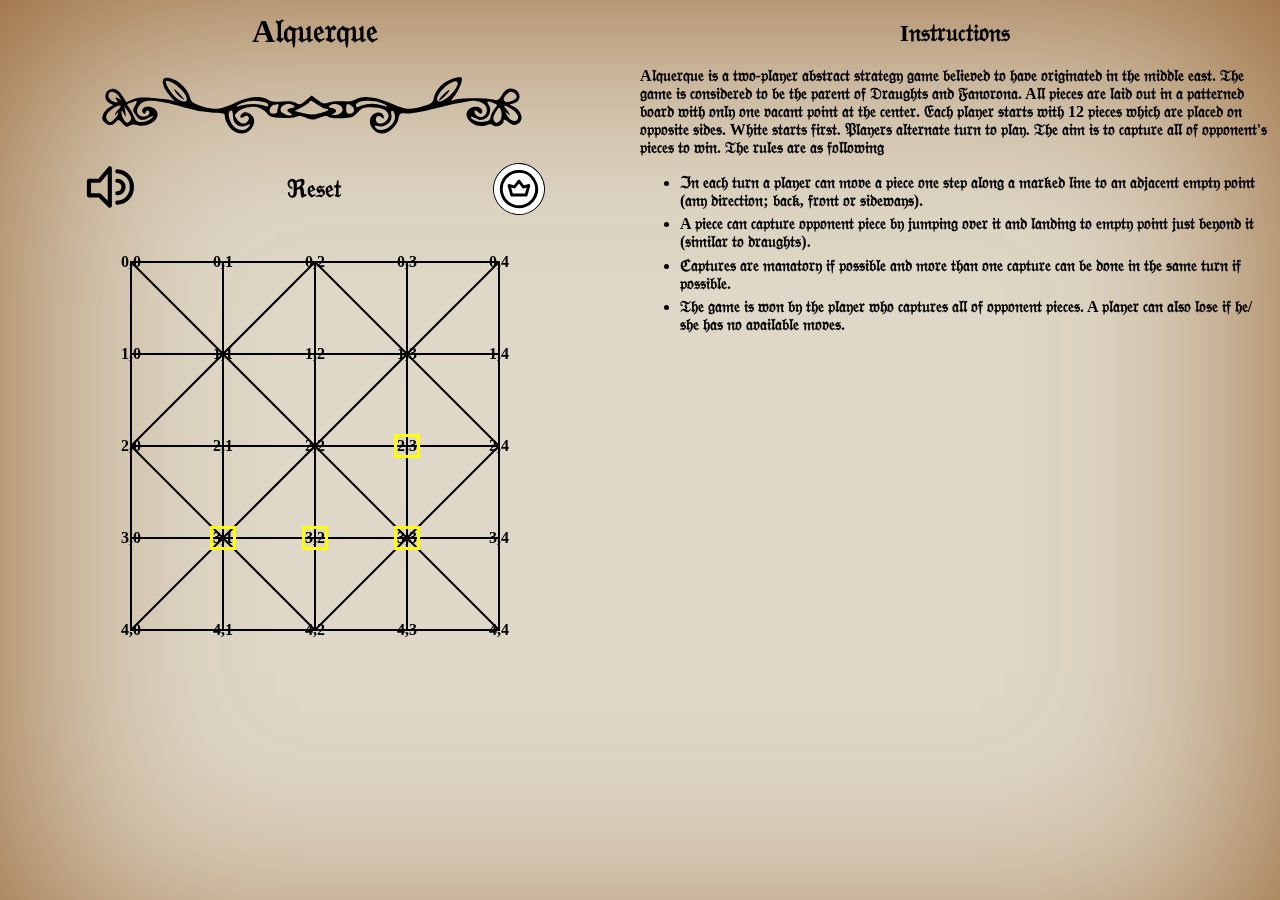
<file: index.html>
<!DOCTYPE html>
<html>

<head>
  <meta charset="UTF-8">
  <meta name="viewport" content="width=device-width, initial-scale=1.0">
  <title>Alquerque</title>
  <link rel="stylesheet" href="./game.css">
</head>

<body align="center">
  <div class="background"></div>
  <div class="page">
    <div class="game">
      <h1 align="center" style="margin:13px 0px">A𝔩𝔮𝔲𝔢𝔯𝔮𝔲𝔢</h1>
      <canvas id="celebrationCanvas"></canvas>
      <div class="seperator">
        <img src="./images/border.svg" alt="Border">
      </div>
      <div id="gameOptionsModal" class="options-screen">
        <div class="options-screen-content">
          <div class="options-screen-body">
            <h2 style="margin-top:1px">G𝔞𝔪𝔢 O𝔭𝔱𝔦𝔬𝔫𝔰</h2>
            <div class="player-options">
              <label class="player-option">
                <input type="radio" name="playerMode" value="single" checked>
                <span class="single-player-icon">
                  <img src="./images/white-knight.svg" alt="White Knight">
                </span>
                S𝔦𝔫𝔤𝔩𝔢 P𝔩𝔞𝔶𝔢𝔯
              </label>
              <label class="player-option">
                <input type="radio" name="playerMode" value="multi">
                <span class=" multi-player-icon">
                  <img src="./images/white-knight.svg" style="filter:invert(1)" alt="Black Knight">
                  <img src="./images/white-knight.svg" alt="White Knight">
                </span>
                M𝔲𝔩𝔱𝔦 P𝔩𝔞𝔶𝔢𝔯
              </label>
            </div>
            <div class="piece-options">
              <label class="piece-option">
                <input type="radio" name="playerColor" value="black">
                <span class="bpi"></span>
                B𝔩𝔞𝔠𝔨 P𝔦𝔢𝔠𝔢
              </label>
              <label class="piece-option">
                <input type="radio" name="playerColor" value="white" checked>
                <span class="wpi"></span>
                W𝔥𝔦𝔱𝔢 P𝔦𝔢𝔠𝔢
              </label>
            </div>
            <br />
            <div class="startGameBtn">
              <img src="./images/battle.svg" alt="Battle" class="battle">
              <div>S𝔱𝔞𝔯𝔱 G𝔞𝔪𝔢</div>
            </div>
          </div>
        </div>
      </div>
      <div class="board-container" hidden align="center">
        <div class="board-top">
          <div class="sound">
            <svg width="800px" height="800px" viewBox="0 0 24 24" xmlns="http://www.w3.org/2000/svg">
              <g id="volume-up">
                <polygon fill="none" points="2.9 9 6.9 9 11.9 3 11.9 21 6.9 16 1.9 16 1.9 9 2.9 9" stroke="#000000"
                  stroke-linecap="round" stroke-linejoin="round" stroke-width="2" />
                <path class="volbars" d="M15.5,19.5a7.3,7.3,0,0,0,7-7.5,7.3,7.3,0,0,0-7-7.5 M15.5,15a3,3,0,0,0,0-6"
                  fill="none" stroke="#000000" stroke-linecap="round" stroke-linejoin="round" stroke-width="2" />
                <path class="cross" d="M15 8 L20 17Z M20 8 L15 17 Z" fill="none" stroke="#000000" stroke-linecap="round"
                  stroke-linejoin="round" stroke-width="2" />
              </g>
            </svg>
          </div>
          <div class="reset">ℜ𝔢𝔰𝔢𝔱</div>
          <div class="player-turn white-piece"></div>
        </div>
        <div class="board-container">
          <svg class="board-design">
            <!--<rect x="36" y="36" width="216" height="216" stroke="black" fill="transparent"/>-->
          </svg>
          <table id="table">
          </table>
        </div>
      </div>
    </div>
    <div class="instructions">
      <h2 align="center">I𝔫𝔰𝔱𝔯𝔲𝔠𝔱𝔦𝔬𝔫𝔰</h2>
      A𝔩𝔮𝔲𝔢𝔯𝔮𝔲𝔢 𝔦𝔰 𝔞 𝔱𝔴𝔬-𝔭𝔩𝔞𝔶𝔢𝔯 𝔞𝔟𝔰𝔱𝔯𝔞𝔠𝔱 𝔰𝔱𝔯𝔞𝔱𝔢𝔤𝔶 𝔤𝔞𝔪𝔢 𝔟𝔢𝔩𝔦𝔢𝔳𝔢𝔡 𝔱𝔬
      𝔥𝔞𝔳𝔢 𝔬𝔯𝔦𝔤𝔦𝔫𝔞𝔱𝔢𝔡 𝔦𝔫 𝔱𝔥𝔢 𝔪𝔦𝔡𝔡𝔩𝔢 𝔢𝔞𝔰𝔱. 𝔗𝔥𝔢 𝔤𝔞𝔪𝔢 𝔦𝔰 𝔠𝔬𝔫𝔰𝔦𝔡𝔢𝔯𝔢𝔡 𝔱𝔬
      𝔟𝔢 𝔱𝔥𝔢 𝔭𝔞𝔯𝔢𝔫𝔱 𝔬𝔣 𝔇𝔯𝔞𝔲𝔤𝔥𝔱𝔰 𝔞𝔫𝔡 𝔉𝔞𝔫𝔬𝔯𝔬𝔫𝔞. A𝔩𝔩 𝔭𝔦𝔢𝔠𝔢𝔰 𝔞𝔯𝔢 𝔩𝔞𝔦𝔡 𝔬𝔲𝔱
      𝔦𝔫 𝔞 𝔭𝔞𝔱𝔱𝔢𝔯𝔫𝔢𝔡 𝔟𝔬𝔞𝔯𝔡 𝔴𝔦𝔱𝔥 𝔬𝔫𝔩𝔶 𝔬𝔫𝔢 𝔳𝔞𝔠𝔞𝔫𝔱 𝔭𝔬𝔦𝔫𝔱 𝔞𝔱 𝔱𝔥𝔢 𝔠𝔢𝔫𝔱𝔢𝔯.
      𝔈𝔞𝔠𝔥 𝔭𝔩𝔞𝔶𝔢𝔯 𝔰𝔱𝔞𝔯𝔱𝔰 𝔴𝔦𝔱𝔥 12 𝔭𝔦𝔢𝔠𝔢𝔰 𝔴𝔥𝔦𝔠𝔥 𝔞𝔯𝔢 𝔭𝔩𝔞𝔠𝔢𝔡 𝔬𝔫 𝔬𝔭𝔭𝔬𝔰𝔦𝔱𝔢
      𝔰𝔦𝔡𝔢𝔰. W𝔥𝔦𝔱𝔢 𝔰𝔱𝔞𝔯𝔱𝔰 𝔣𝔦𝔯𝔰𝔱. 𝔓𝔩𝔞𝔶𝔢𝔯𝔰 𝔞𝔩𝔱𝔢𝔯𝔫𝔞𝔱𝔢 𝔱𝔲𝔯𝔫 𝔱𝔬 𝔭𝔩𝔞𝔶. 𝔗𝔥𝔢
      𝔞𝔦𝔪 𝔦𝔰 𝔱𝔬 𝔠𝔞𝔭𝔱𝔲𝔯𝔢 𝔞𝔩𝔩 𝔬𝔣 𝔬𝔭𝔭𝔬𝔫𝔢𝔫𝔱'𝔰 𝔭𝔦𝔢𝔠𝔢𝔰 𝔱𝔬 𝔴𝔦𝔫. 𝔗𝔥𝔢 𝔯𝔲𝔩𝔢𝔰 𝔞𝔯𝔢
      𝔞𝔰 𝔣𝔬𝔩𝔩𝔬𝔴𝔦𝔫𝔤
      <ul>
        <li>ℑ𝔫 𝔢𝔞𝔠𝔥 𝔱𝔲𝔯𝔫 𝔞 𝔭𝔩𝔞𝔶𝔢𝔯 𝔠𝔞𝔫 𝔪𝔬𝔳𝔢 𝔞 𝔭𝔦𝔢𝔠𝔢 𝔬𝔫𝔢 𝔰𝔱𝔢𝔭 𝔞𝔩𝔬𝔫𝔤 𝔞 𝔪𝔞𝔯𝔨𝔢𝔡 𝔩𝔦𝔫𝔢 𝔱𝔬 𝔞𝔫 𝔞𝔡𝔧𝔞𝔠𝔢𝔫𝔱 𝔢𝔪𝔭𝔱𝔶 𝔭𝔬𝔦𝔫𝔱 (𝔞𝔫𝔶           𝔡𝔦𝔯𝔢𝔠𝔱𝔦𝔬𝔫;           𝔟𝔞𝔠𝔨, 𝔣𝔯𝔬𝔫𝔱 𝔬𝔯 𝔰𝔦𝔡𝔢𝔴𝔞𝔶𝔰).</li>
        <li>
          A 𝔭𝔦𝔢𝔠𝔢 𝔠𝔞𝔫 𝔠𝔞𝔭𝔱𝔲𝔯𝔢 𝔬𝔭𝔭𝔬𝔫𝔢𝔫𝔱 𝔭𝔦𝔢𝔠𝔢 𝔟𝔶 𝔧𝔲𝔪𝔭𝔦𝔫𝔤 𝔬𝔳𝔢𝔯 𝔦𝔱 𝔞𝔫𝔡 𝔩𝔞𝔫𝔡𝔦𝔫𝔤 𝔱𝔬 𝔢𝔪𝔭𝔱𝔶 𝔭𝔬𝔦𝔫𝔱 𝔧𝔲𝔰𝔱 𝔟𝔢𝔶𝔬𝔫𝔡 𝔦𝔱 (𝔰𝔦𝔪𝔦𝔩𝔞𝔯 𝔱𝔬           𝔡𝔯𝔞𝔲𝔤𝔥𝔱𝔰).
        </li>
        <li>
          ℭ𝔞𝔭𝔱𝔲𝔯𝔢𝔰 𝔞𝔯𝔢 𝔪𝔞𝔫𝔞𝔱𝔬𝔯𝔶 𝔦𝔣 𝔭𝔬𝔰𝔰𝔦𝔟𝔩𝔢 𝔞𝔫𝔡 𝔪𝔬𝔯𝔢 𝔱𝔥𝔞𝔫 𝔬𝔫𝔢 𝔠𝔞𝔭𝔱𝔲𝔯𝔢 𝔠𝔞𝔫 𝔟𝔢 𝔡𝔬𝔫𝔢 𝔦𝔫 𝔱𝔥𝔢 𝔰𝔞𝔪𝔢 𝔱𝔲𝔯𝔫 𝔦𝔣 𝔭𝔬𝔰𝔰𝔦𝔟𝔩𝔢.
        </li>
        <li>
          𝔗𝔥𝔢 𝔤𝔞𝔪𝔢 𝔦𝔰 𝔴𝔬𝔫 𝔟𝔶 𝔱𝔥𝔢 𝔭𝔩𝔞𝔶𝔢𝔯 𝔴𝔥𝔬 𝔠𝔞𝔭𝔱𝔲𝔯𝔢𝔰 𝔞𝔩𝔩 𝔬𝔣 𝔬𝔭𝔭𝔬𝔫𝔢𝔫𝔱 𝔭𝔦𝔢𝔠𝔢𝔰. A 𝔭𝔩𝔞𝔶𝔢𝔯 𝔠𝔞𝔫 𝔞𝔩𝔰𝔬 𝔩𝔬𝔰𝔢 𝔦𝔣 𝔥𝔢/𝔰𝔥𝔢 𝔥𝔞𝔰 𝔫𝔬           𝔞𝔳𝔞𝔦𝔩𝔞𝔟𝔩𝔢 𝔪𝔬𝔳𝔢𝔰.
        </li>
      </ul>
    </div>
    <div class="replay" hidden>
      <svg xmlns="http://www.w3.org/2000/svg" viewBox="0 0 32 32"><path d="m31 25.5-4.2-4.2h-4.4l-1-1a7 7 0 0 0 .1-8.6L26 7.2C26.6 8 27 9 27.6 10c1.5-3.1 2.7-6.2 3.4-9.2-3 .8-6.1 2-9.2 3.4 1.1.5 2 1 2.9 1.8l-4.5 4.4a7 7 0 0 0-8.6 0L7.2 6C8 5.3 9 4.7 10.1 4.2A53 53 0 0 0 .9.8c.7 3 2 6.1 3.4 9.2.4-1 1-2 1.6-2.7l4.5 4.5a7 7 0 0 0 0 8.4l-1 1.1H5L1 25.5H5l-.6.7 1.3 1.3.6-.6V31l4.2-4.3v-4.2l1.2-1.2a7 7 0 0 0 8.2.1l1.3 1.3v4l4.2 4.3v-4l1.3 1.2L28 27l-1.4-1.5H31zM20 16c0 .8-.2 1.6-.6 2.3L17.2 16l2.3-2.3c.4.7.6 1.4.6 2.2zm-4-4.2c.8 0 1.6.3 2.2.7L16 14.7l-2.2-2.3c.6-.4 1.4-.7 2.3-.7zM11.7 16c0-.8.2-1.5.6-2.1l2.2 2.3-2 2c-.5-.6-.8-1.4-.8-2.2zM16 20c-.7 0-1.5-.2-2-.6l2-2 2.1 2c-.6.4-1.3.6-2 .6z"/></svg>
      ℜ𝔢𝔭𝔩𝔞𝔶
    </div>
  </div>
  <script src="./game.js"></script>
</body>

</html>
</file>
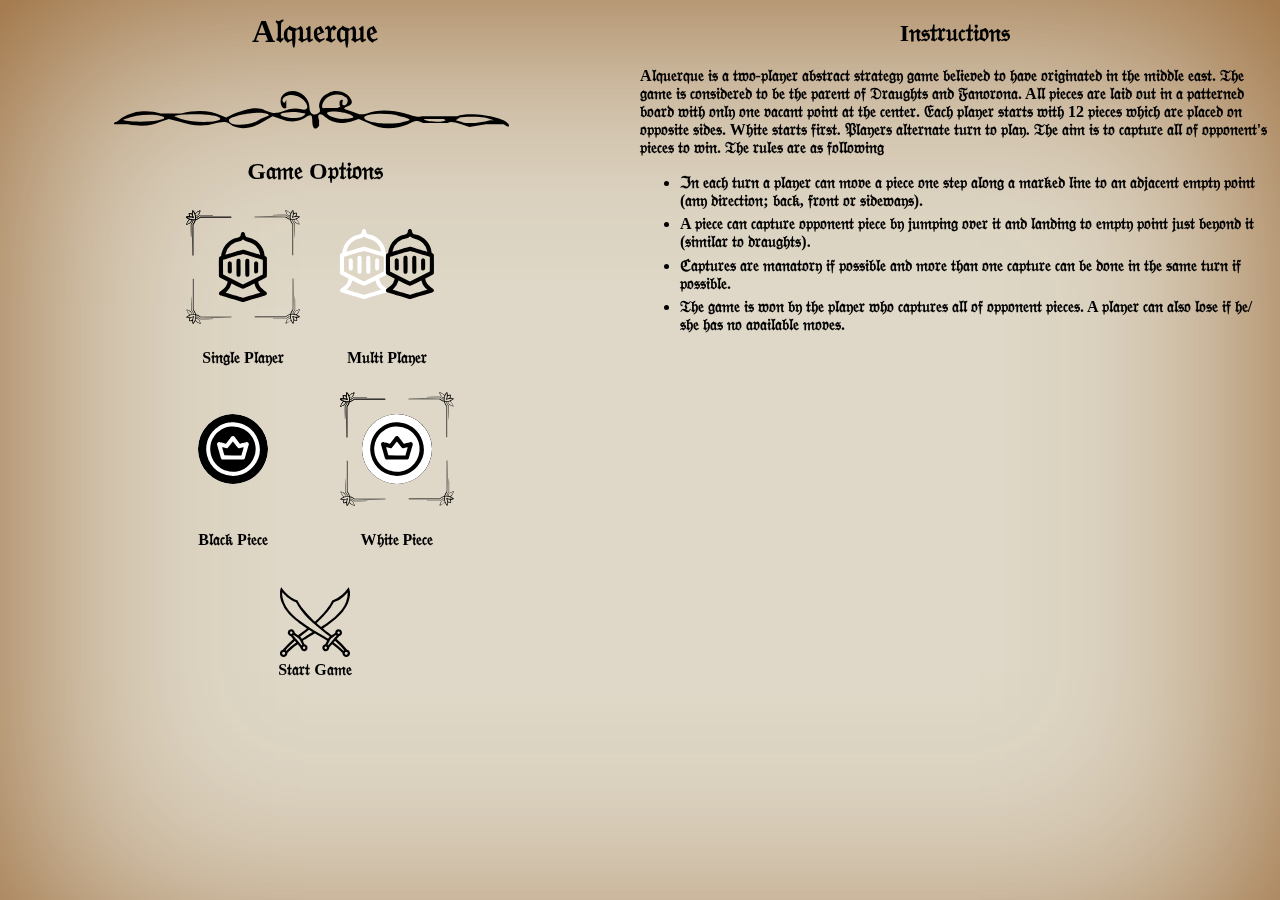
<file: compressed_alquerque/index.html>
<!DOCTYPE html>
<html>
<head>
<meta charset=UTF-8>
<meta name=viewport content="width=device-width, initial-scale=1.0">
<title>Alquerque</title>
<style>.black-piece,.pio:first-child span img{background-color:#fff}.black-piece,.cell,.white-piece{text-align:center}:root{--piece-size-mobile:35px;--piece-size-desktop:50px;--height-mobile:65px;--height-desktop:90px;--width-mobile:65px;--width-desktop:90px;--o-size-mobile:2px;--o-size-desktop:3px}@media screen and (max-width:767px){:root{--piece-size:var(--piece-size-mobile);--height:var(--height-mobile);--width:var(--width-mobile);--o-size:var(--o-size-mobile)}}.battle,.pio span img,.po span img{height:70px;width:70px}@media screen and (min-width:768px){:root{--piece-size:var(--piece-size-desktop);--height:var(--height-desktop);--width:var(--width-desktop);--o-size:var(--o-size-desktop)}.game-board{max-width:600px}}body{font-weight:bolder;margin:0}.sp img{height:90px;max-width:100%}.pos{display:flex;justify-content:space-between}.pis,.pos{display:flex;justify-content:center;align-items:center;margin:20px 0}.pio,.po{display:flex;flex-direction:column;align-items:center;margin:0 10px;cursor:pointer}.pio input[type=radio],.po input[type=radio]{display:none}.pio span,.po span{width:70px;height:70px;margin-bottom:20px;border:2px solid transparent;padding:25px}.pio:nth-child(2) span img{background-color:#000}.pio span img{opacity:.8;border-radius:50%}.pio{margin:0 20px}.po:nth-child(2) span{display:flex;justify-content:space-between;position:relative;align-items:center}.po:nth-child(2) span img{position:absolute;top:18%;left:2%;right:0}.po span img:nth-child(2){position:absolute;top:18%;left:40%;right:0}.pio input[type=radio]:checked+span,.po input[type=radio]:checked+span{background-image:url("./images/bs.svg");background-size:contain;background-repeat:no-repeat}.black-piece,.bot svg,.lg-piece,.white-piece{height:var(--piece-size);width:var(--piece-size)}table{border:0 solid red;z-index:1}td{background-color:transparent}table#table{border-collapse:collapse}.boc{position:relative;z-index:10}.board-design{position:absolute;top:50%;left:50%;transform:translate(-50%,-50%);pointer-events:none;z-index:-4}.black-piece{border-radius:50%;color:#fff}.white-piece{border:1px solid #000;border-radius:50%;background-color:#000}.lg-piece{background-color:green;border-radius:50%;opacity:.5}.green-border{outline:green solid 3px}.yellow-border{outline:var(--o-size) solid yellow}.cell{height:var(--height);width:var(--width);font-weight:700;display:inline-flex;justify-content:center;align-items:center}.bar{width:100px;height:5px;background-color:#333;margin:10px auto;border-radius:20px}canvas{position:absolute;top:0;left:0;z-index:-20;width:100vw;height:94vh}.background{position:fixed;display:flex;width:95%;top:0;left:50%;transform:translate(-50%,0);padding:2.5em;box-shadow:2px 3px 20px #000,0 0 525px #8f5922 inset;background:#dfd8c8;z-index:-100;height:100%}.ins{margin:0 10px;text-align:start}ul li{margin-bottom:5px}@media(min-width:768px){.page{display:flex;justify-content:space-between}.game,.ins{width:50%}}@media(max-width:768px){.page{display:flex;flex-direction:column}}.bot{display:flex;justify-content:space-between;align-items:center;text-align:left}.replay{position:absolute;font-size:1.2em}.reset{font-size:1.5em;cursor:pointer}</style>
</head>
<body align=center>
<div class=background></div>
<div class=page>
<div class=game>
<h1 align=center style="margin:13px 0">A𝔩𝔮𝔲𝔢𝔯𝔮𝔲𝔢</h1>
<canvas id=cc></canvas>
<div class=sp>
<img src=./images/bo.svg alt=Border>
</div>
<div class=opc>
<div>
<div>
<h2 style=margin-top:1px>G𝔞𝔪𝔢 O𝔭𝔱𝔦𝔬𝔫𝔰</h2>
<div class=pos>
<label class=po>
<input type=radio name=playerMode value=single checked>
<span>
<img src=./images/wk.svg alt="White Knight">
</span>
S𝔦𝔫𝔤𝔩𝔢 P𝔩𝔞𝔶𝔢𝔯
</label>
<label class=po>
<input type=radio name=playerMode value=multi>
<span>
<img src=./images/wk.svg style=filter:invert(1) alt="BK">
<img src=./images/wk.svg alt="WK">
</span>
M𝔲𝔩𝔱𝔦 P𝔩𝔞𝔶𝔢𝔯
</label>
</div>
<div class=pis>
<label class=pio>
<input type=radio name=playerColor value=black>
<span class=bpi></span>
B𝔩𝔞𝔠𝔨 P𝔦𝔢𝔠𝔢
</label>
<label class=pio>
<input type=radio name=playerColor value=white checked>
<span class=wpi></span>
W𝔥𝔦𝔱𝔢 P𝔦𝔢𝔠𝔢
</label>
</div>
<br />
<div class=startGameBtn>
<img src=./images/b.svg alt=Battle class=battle>
<div>S𝔱𝔞𝔯𝔱 G𝔞𝔪𝔢</div>
</div>
</div>
</div>
</div>
<div class=boc hidden align=center>
<div class=bot>
<div class=sound>
<svg viewBox="0 0 24 24" xmlns=http://www.w3.org/2000/svg>
<polygon points="2.9 9 6.9 9 11.9 3 11.9 21 6.9 16 1.9 16 1.9 9 2.9 9" stroke=#000000 stroke-linecap=round stroke-linejoin=round stroke-width=2 />
<path class=vb d="M15.5,19.5a7.3,7.3,0,0,0,7-7.5,7.3,7.3,0,0,0-7-7.5 M15.5,15a3,3,0,0,0,0-6" fill=none stroke=#000000 stroke-linecap=round stroke-linejoin=round stroke-width=2 />
<path class=cross d="M15 8 L20 17Z M20 8 L15 17 Z" fill=none stroke=#000000 stroke-linecap=round stroke-linejoin=round stroke-width=2 />
</svg>
</div>
<div class=reset>ℜ𝔢𝔰𝔢𝔱</div>
<div class="player-turn white-piece"></div>
</div>
<div class=boc>
<svg class=board-design>
</svg>
<table id=table>
</table>
</div>
</div>
</div>
<div class=ins>
<h2 align=center>I𝔫𝔰𝔱𝔯𝔲𝔠𝔱𝔦𝔬𝔫𝔰</h2>
A𝔩𝔮𝔲𝔢𝔯𝔮𝔲𝔢 𝔦𝔰 𝔞 𝔱𝔴𝔬-𝔭𝔩𝔞𝔶𝔢𝔯 𝔞𝔟𝔰𝔱𝔯𝔞𝔠𝔱 𝔰𝔱𝔯𝔞𝔱𝔢𝔤𝔶 𝔤𝔞𝔪𝔢 𝔟𝔢𝔩𝔦𝔢𝔳𝔢𝔡 𝔱𝔬
𝔥𝔞𝔳𝔢 𝔬𝔯𝔦𝔤𝔦𝔫𝔞𝔱𝔢𝔡 𝔦𝔫 𝔱𝔥𝔢 𝔪𝔦𝔡𝔡𝔩𝔢 𝔢𝔞𝔰𝔱. 𝔗𝔥𝔢 𝔤𝔞𝔪𝔢 𝔦𝔰 𝔠𝔬𝔫𝔰𝔦𝔡𝔢𝔯𝔢𝔡 𝔱𝔬
𝔟𝔢 𝔱𝔥𝔢 𝔭𝔞𝔯𝔢𝔫𝔱 𝔬𝔣 𝔇𝔯𝔞𝔲𝔤𝔥𝔱𝔰 𝔞𝔫𝔡 𝔉𝔞𝔫𝔬𝔯𝔬𝔫𝔞. A𝔩𝔩 𝔭𝔦𝔢𝔠𝔢𝔰 𝔞𝔯𝔢 𝔩𝔞𝔦𝔡 𝔬𝔲𝔱
𝔦𝔫 𝔞 𝔭𝔞𝔱𝔱𝔢𝔯𝔫𝔢𝔡 𝔟𝔬𝔞𝔯𝔡 𝔴𝔦𝔱𝔥 𝔬𝔫𝔩𝔶 𝔬𝔫𝔢 𝔳𝔞𝔠𝔞𝔫𝔱 𝔭𝔬𝔦𝔫𝔱 𝔞𝔱 𝔱𝔥𝔢 𝔠𝔢𝔫𝔱𝔢𝔯.
𝔈𝔞𝔠𝔥 𝔭𝔩𝔞𝔶𝔢𝔯 𝔰𝔱𝔞𝔯𝔱𝔰 𝔴𝔦𝔱𝔥 12 𝔭𝔦𝔢𝔠𝔢𝔰 𝔴𝔥𝔦𝔠𝔥 𝔞𝔯𝔢 𝔭𝔩𝔞𝔠𝔢𝔡 𝔬𝔫 𝔬𝔭𝔭𝔬𝔰𝔦𝔱𝔢
𝔰𝔦𝔡𝔢𝔰. W𝔥𝔦𝔱𝔢 𝔰𝔱𝔞𝔯𝔱𝔰 𝔣𝔦𝔯𝔰𝔱. 𝔓𝔩𝔞𝔶𝔢𝔯𝔰 𝔞𝔩𝔱𝔢𝔯𝔫𝔞𝔱𝔢 𝔱𝔲𝔯𝔫 𝔱𝔬 𝔭𝔩𝔞𝔶. 𝔗𝔥𝔢
𝔞𝔦𝔪 𝔦𝔰 𝔱𝔬 𝔠𝔞𝔭𝔱𝔲𝔯𝔢 𝔞𝔩𝔩 𝔬𝔣 𝔬𝔭𝔭𝔬𝔫𝔢𝔫𝔱'𝔰 𝔭𝔦𝔢𝔠𝔢𝔰 𝔱𝔬 𝔴𝔦𝔫. 𝔗𝔥𝔢 𝔯𝔲𝔩𝔢𝔰 𝔞𝔯𝔢
𝔞𝔰 𝔣𝔬𝔩𝔩𝔬𝔴𝔦𝔫𝔤
<ul>
<li>ℑ𝔫 𝔢𝔞𝔠𝔥 𝔱𝔲𝔯𝔫 𝔞 𝔭𝔩𝔞𝔶𝔢𝔯 𝔠𝔞𝔫 𝔪𝔬𝔳𝔢 𝔞 𝔭𝔦𝔢𝔠𝔢 𝔬𝔫𝔢 𝔰𝔱𝔢𝔭 𝔞𝔩𝔬𝔫𝔤 𝔞 𝔪𝔞𝔯𝔨𝔢𝔡 𝔩𝔦𝔫𝔢 𝔱𝔬 𝔞𝔫 𝔞𝔡𝔧𝔞𝔠𝔢𝔫𝔱 𝔢𝔪𝔭𝔱𝔶 𝔭𝔬𝔦𝔫𝔱 (𝔞𝔫𝔶 𝔡𝔦𝔯𝔢𝔠𝔱𝔦𝔬𝔫; 𝔟𝔞𝔠𝔨, 𝔣𝔯𝔬𝔫𝔱 𝔬𝔯 𝔰𝔦𝔡𝔢𝔴𝔞𝔶𝔰).</li>
<li>
A 𝔭𝔦𝔢𝔠𝔢 𝔠𝔞𝔫 𝔠𝔞𝔭𝔱𝔲𝔯𝔢 𝔬𝔭𝔭𝔬𝔫𝔢𝔫𝔱 𝔭𝔦𝔢𝔠𝔢 𝔟𝔶 𝔧𝔲𝔪𝔭𝔦𝔫𝔤 𝔬𝔳𝔢𝔯 𝔦𝔱 𝔞𝔫𝔡 𝔩𝔞𝔫𝔡𝔦𝔫𝔤 𝔱𝔬 𝔢𝔪𝔭𝔱𝔶 𝔭𝔬𝔦𝔫𝔱 𝔧𝔲𝔰𝔱 𝔟𝔢𝔶𝔬𝔫𝔡 𝔦𝔱 (𝔰𝔦𝔪𝔦𝔩𝔞𝔯 𝔱𝔬 𝔡𝔯𝔞𝔲𝔤𝔥𝔱𝔰).
</li>
<li>
ℭ𝔞𝔭𝔱𝔲𝔯𝔢𝔰 𝔞𝔯𝔢 𝔪𝔞𝔫𝔞𝔱𝔬𝔯𝔶 𝔦𝔣 𝔭𝔬𝔰𝔰𝔦𝔟𝔩𝔢 𝔞𝔫𝔡 𝔪𝔬𝔯𝔢 𝔱𝔥𝔞𝔫 𝔬𝔫𝔢 𝔠𝔞𝔭𝔱𝔲𝔯𝔢 𝔠𝔞𝔫 𝔟𝔢 𝔡𝔬𝔫𝔢 𝔦𝔫 𝔱𝔥𝔢 𝔰𝔞𝔪𝔢 𝔱𝔲𝔯𝔫 𝔦𝔣 𝔭𝔬𝔰𝔰𝔦𝔟𝔩𝔢.
</li>
<li>
𝔗𝔥𝔢 𝔤𝔞𝔪𝔢 𝔦𝔰 𝔴𝔬𝔫 𝔟𝔶 𝔱𝔥𝔢 𝔭𝔩𝔞𝔶𝔢𝔯 𝔴𝔥𝔬 𝔠𝔞𝔭𝔱𝔲𝔯𝔢𝔰 𝔞𝔩𝔩 𝔬𝔣 𝔬𝔭𝔭𝔬𝔫𝔢𝔫𝔱 𝔭𝔦𝔢𝔠𝔢𝔰. A 𝔭𝔩𝔞𝔶𝔢𝔯 𝔠𝔞𝔫 𝔞𝔩𝔰𝔬 𝔩𝔬𝔰𝔢 𝔦𝔣 𝔥𝔢/𝔰𝔥𝔢 𝔥𝔞𝔰 𝔫𝔬 𝔞𝔳𝔞𝔦𝔩𝔞𝔟𝔩𝔢 𝔪𝔬𝔳𝔢𝔰.
</li>
</ul>
</div>
<div class=replay hidden>
<svg xmlns=http://www.w3.org/2000/svg viewBox="0 0 32 32"><path d="m31 25.5-4.2-4.2h-4.4l-1-1a7 7 0 0 0 .1-8.6L26 7.2C26.6 8 27 9 27.6 10c1.5-3.1 2.7-6.2 3.4-9.2-3 .8-6.1 2-9.2 3.4 1.1.5 2 1 2.9 1.8l-4.5 4.4a7 7 0 0 0-8.6 0L7.2 6C8 5.3 9 4.7 10.1 4.2A53 53 0 0 0 .9.8c.7 3 2 6.1 3.4 9.2.4-1 1-2 1.6-2.7l4.5 4.5a7 7 0 0 0 0 8.4l-1 1.1H5L1 25.5H5l-.6.7 1.3 1.3.6-.6V31l4.2-4.3v-4.2l1.2-1.2a7 7 0 0 0 8.2.1l1.3 1.3v4l4.2 4.3v-4l1.3 1.2L28 27l-1.4-1.5H31zM20 16c0 .8-.2 1.6-.6 2.3L17.2 16l2.3-2.3c.4.7.6 1.4.6 2.2zm-4-4.2c.8 0 1.6.3 2.2.7L16 14.7l-2.2-2.3c.6-.4 1.4-.7 2.3-.7zM11.7 16c0-.8.2-1.5.6-2.1l2.2 2.3-2 2c-.5-.6-.8-1.4-.8-2.2zM16 20c-.7 0-1.5-.2-2-.6l2-2 2.1 2c-.6.4-1.3.6-2 .6z"/></svg>
ℜ𝔢𝔭𝔩𝔞𝔶
</div>
</div>
<script>let e,t,l;t=.3,e=(e=1,n=.05,i=220,s=0,c=0,a=.1,h=0,o=1,r=0,d=0,p=0,f=0,g=0,w=0,u=0,y=0,v=0,m=1,b=0,M=0,k=Math,x=44100,L=2*k.PI,C=(r*=500*L/x/x),$=(i*=(1-n+2*n*k.random(n=[]))*L/x),H=0,z=0,T=0,B=1,I=0,E=0,A=0,j,q)=>{for(d*=500*L/x**3,u*=L/x,p*=L/x,f*=x,g=x*g|0,q=(s=x*s+9)+(b*=x)+(c*=x)+(a*=x)+(v*=x)|0;T<q;n[T++]=A)++E%(100*y|0)||(A=h?1<h?2<h?3<h?k.sin((H%L)**3):k.max(k.min(k.tan(H),1),-1):1-(2*H/L%2+2)%2:1-4*k.abs(k.round(H/L)-H/L):k.sin(H),A=(g?1-M+M*k.sin(L*T/g):1)*(0<A?1:-1)*k.abs(A)**o*t*e*(T<s?T/s:T<s+b?1-(T-s)/b*(1-m):T<s+b+c?m:T<q-v?(q-T-v)/a*m:0),A=v?A/2+(v>T?0:(T<q-v?1:(q-T)/v)*n[T-v|0]/2):A),H+=(j=(i+=r+=d)*k.cos(u*z++))-j*w*(1-1e9*(k.sin(T)+1)%2),B&&++B>f&&(i+=p,$+=p,B=0),!g||++I%g||(i=$,r=C,B||=1);return(e=l.createBuffer(1,q,x)).getChannelData(0).set(n),(i=l.createBufferSource()).buffer=e,i.connect(l.destination),i.start(),i},l=new AudioContext;const n=e=>document.querySelector(e),i=()=>Math.random(),s=n(".opc"),c=n(".boc"),a=n(".startGameBtn"),h=n(".board-design"),o=n(".ins"),r=n(".sound"),d=n(".cross"),p=n(".vb"),f=n(".player-turn"),g=n(".game"),w=n(".bot"),u=n(".bpi"),y=n(".wpi");d.style.display="none";let v={yhp:[],ghp:[],nbp:12,nwp:12};document.addEventListener("keyup",(function(e){"Enter"===e.key&&(e.preventDefault(),1==c.hidden&&a.click())})),n(".reset").addEventListener("click",(()=>{window.location.reload()})),r.addEventListener("click",(l=>{t=0==t?.3:0,p.style.display="none"===p.style.display?"":"none",d.style.display="none"===d.style.display?"":"none",e(2.08,.05,495,.01,.01,0,0,.93,-20,0,323,.08,.03,0,-279,.6,.02,1,.01,0)})),u.innerHTML=A("#000"),u.children[0].style.backgroundColor="white",u.children[0].style.borderRadius="50%",y.innerHTML=A("#fff"),y.children[0].style.backgroundColor="black",y.children[0].style.borderRadius="50%",f.innerHTML=A("#fff"),a.addEventListener("click",(function(){s.hidden=!0,c.hidden=!1,function(){const e=document.querySelectorAll('input[name="playerMode"]'),t=document.querySelectorAll('input[name="playerColor"]');let l="",n="";e.forEach((e=>{e.checked&&(l=e.value)})),t.forEach((e=>{e.checked&&(n=e.value)})),v.pm=l,v.pc=n}(),function(e){for(let t=0;t<M;t++){let l=e.insertRow();for(let e=0;e<M;e++){let n=!0;C%2==1&&(n=!1);let i=l.insertCell(),s=document.createTextNode("");i.classList.add("cell");let c="e";t<=1||2==t&&e<=1?c="b":(t>2||2==t&&e>2)&&(c="w"),i.appendChild(s);const a=E(i);k[t][e]=new $(i,t,e,c,a,n),k[t][e].drawp(),i.addEventListener("click",(l=>z(l,t,e))),C++}}}(m),function(){const e=k[0][0].cc,t=k[4][4].cc;b.innerHTML=`<rect x=${e.x} y=${e.y} width=${t.y-e.y} height=${t.x-e.x} stroke-width=${L} stroke="black" fill="transparent" />`;const l=[[1,0,1,4],[2,0,2,4],[3,0,3,4],[0,1,4,1],[0,2,4,2],[0,3,4,3],[0,2,2,0],[0,2,2,4],[2,0,4,2],[2,4,4,2],[0,0,4,4],[0,4,4,0]];for(let e in l){const t=k[l[e][0]][l[e][1]].cc.x,n=k[l[e][0]][l[e][1]].cc.y,i=k[l[e][2]][l[e][3]].cc.x,s=k[l[e][2]][l[e][3]].cc.y;b.innerHTML+=`<line x1=${t} x2=${i} y1=${n} y2=${s} stroke-width=${L} stroke="black"/>`}}(),I(),h.style.height=m.offsetHeight,h.style.width=m.offsetWidth,w.style.width=m.offsetWidth+"px","single"==v.pm&&"black"==v.pc&&B()}));let m=n("#table");const b=n(".board-design");let M=5,k=function(e,t){var l=new Array(e);for(let n=0;n<e;n++)l[n]=new Array(t);return l}(M,M),x="w";const L="2";let C=0;function $(t,l,n,i,s,c){this.pc=t,this.i=l,this.j=n,this.t=i,this.cc=s,this.cmd=c,this.pk=[],this.empxy=[],this.yh=!1,this.kp=[],this.nei=[],this.drawp=function(){let e=`${this.i},${this.j}`;e="","b"==this.t?this.pc.innerHTML=`<div class="black-piece">${A("#000")}</div>`:"w"==this.t?this.pc.innerHTML=`<div class="white-piece">${A("#fff")}</div>`:"lg"==this.t?this.pc.innerHTML='<div class="lg-piece"></div>':this.pc.innerHTML=""},this.getn=function(e){let t=this.getpn(),l=[];for(let n=0;n<t.length;n++){let i=this.i+t[n][0],s=this.j+t[n][1];i>4||i<0||s>4||s<0||k[i][s].t==e&&(l=l.concat([[i,s,t[n][0],t[n][1]]]))}return l},this.getkillpieces=function(){let e=[],t=[];e="w"==x?this.getn("b"):this.getn("w");for(let l=0;l<e.length;l++){let n=[e[l][2]+e[l][2],e[l][3]+e[l][3]],i=this.i+n[0],s=this.j+n[1];i>4||i<0||s>4||s<0||("e"!=k[i][s].t&&"lg"!=k[i][s].t||(t=t.concat([[i,s,e[l][0],e[l][1]]])))}return t},this.getpn=function(){let e=[[-1,0],[0,1],[1,0],[0,-1]];return this.cmd&&(e=e.concat([[-1,-1],[-1,1],[1,1],[1,-1]])),e},this.handlec=function(t){let l=this.getkillpieces();if(v.ghp=l,"lg"==this.t){let l=!1;this.updatep(t.t),t.updatep("e");const n=this.i-t.i,i=this.j-t.j;if(2==Math.abs(n)||2==Math.abs(i)){e(1,.05,817,.04,.1,.35,3,.7,.7,.9,0,0,0,1.4,25,.3,0,.43,.06,.33);let s=t.i+n/2,c=t.j+i/2;k[s][c].updatep("e"),"w"==x?v.nbp--:v.nwp--,t.hp(t.getkillpieces(),"e"),l=!0}l||e(1.03,.05,476,0,.01,.06,1,1.49,-5.9,-3.2,0,0,0,0,0,0,0,.59,.01,0),t.hp(t.getn("lg"),"e");let s=!0;if(l){let e=this.getkillpieces();this.hp(e,"lg"),this.addClass("green-border");for(let e=0;e<v.yhp.length;e++){const l=v.yhp[e][0],n=v.yhp[e][1];l!=t.i&&n!=t.j&&(k[l][n].removeClass("yellow-border"),k[l][n].yh=!1)}v.yhp=[],s=0===e.length}return s}if(t.resetPiece(),l.length>0)this.hp(l,"lg");else{let e=this.getn("e");this.hp(e,"lg"),v.ghp=e}return t.t==this.t&&(t.removeClass("green-border"),t.addClass("yellow-border"),t.yh=!0),this.removeClass("yellow-border"),this.yh=!1,this.addClass("green-border"),!1},this.hp=function(e,t){for(let l=0;l<e.length;l++){let n=e[l][0],i=e[l][1];k[n][i].updatep(t)}},this.resetPiece=function(){let e=this.getkillpieces();if(e.length>0)this.hp(e,"e");else{let e=this.getn("lg");this.hp(e,"e")}},this.updatep=function(e){this.t=e,this.drawp()},this.addClass=function(e){this.pc.querySelector("div").classList.add(e)},this.removeClass=function(e){this.pc.querySelector("div").classList.remove(e)}}let H=[2,2];function z(e,t,l,n=!0){if("single"==v.pm&&"black"==v.pc&&"w"==k[t][l].t&&n)return;if("single"==v.pm&&"white"==v.pc&&"b"==k[t][l].t&&n)return;if("e"==k[t][l].t)return;if(!k[t][l].yh&&"lg"!=k[t][l].t)return;if("w"==k[t][l].t&&"b"==x)return;if("b"==k[t][l].t&&"w"==x)return;const i=H[0],s=H[1];let c=k[i][s];const a=c.t;let h=k[t][l].handlec(c);h&&(x="w"==x?"b":"w","w"==x?(f.classList.remove("black-piece"),f.classList.add("white-piece"),f.innerHTML=A("#fff")):(f.classList.remove("white-piece"),f.classList.add("black-piece"),f.innerHTML=A("#000"))),a==k[t][l].t&&h&&I(),H=[t,l];const o="white"==v.pc?"b":"w";"single"==v.pm&&x==o&&h&&a==k[t][l].t&&B()}const T=e=>new Promise((t=>setTimeout(t,e)));async function B(){let e=v.yhp[Math.floor(i()*v.yhp.length)];await T(500),z(0,e[0],e[1],!1);let t=v.ghp[Math.floor(i()*v.ghp.length)];for(await T(500),z(0,t[0],t[1],!1);0!=v.ghp.length;)t=v.ghp[Math.floor(i()*v.ghp.length)],await T(500),z(0,t[0],t[1],!1)}function I(){let t=[],l=[];0!=v.nwp&&0!=v.nbp||(setTimeout((()=>e(2.06,0,800,.03,.44,.32,2,1.35,0,0,0,0,.3,.1,0,0,0,.31,.02,.08)),1),setTimeout((()=>e(2.06,0,800,.03,.44,.32,2,1.35,0,0,0,0,.3,.1,0,0,.26,.31,.02,.08)),550),0==v.nwp?P("𝔅𝔩𝔞𝔠𝔨"):P("𝔚𝔥𝔦𝔱𝔢"),o.remove(),g.style.width="100%",c.hidden=!0),v.yhp=[];for(let e=0;e<k.length;e++)for(let n=0;n<k[e].length;n++)if(k[e][n].t==x){if(k[e][n].getkillpieces().length>0)t=t.concat([[e,n]]);else{k[e][n].getn("e").length>0&&(l=l.concat([[e,n]]))}}else"e"!=k[e][n].t&&(k[e][n].removeClass("green-border"),k[e][n].removeClass("yellow-border"),k[e][n].yh=!1);if(t.length>0){for(let e=0;e<t.length;e++){let l=t[e][0],n=t[e][1];k[l][n].addClass("yellow-border"),k[l][n].yh=!0}v.yhp=t}else{for(let e=0;e<l.length;e++){let t=l[e][0],n=l[e][1];k[t][n].addClass("yellow-border"),k[t][n].yh=!0}v.yhp=l}}function E(e){const t=e.clientWidth/2,l=e.clientHeight/2;return{x:t+e.offsetLeft,y:l+e.offsetTop}}function A(e){return`<svg xmlns="http://www.w3.org/2000/svg" version="1.0" viewBox="0 0 900 900"><g fill="${e}"><path d="M413 1a460 460 0 0 0-225 84A484 484 0 0 0 31 284l-15 46-3 11A502 502 0 0 0 1 495c2 19 8 52 12 66l3 11a414 414 0 0 0 56 125 528 528 0 0 0 107 115l10 6a387 387 0 0 0 38 24 528 528 0 0 0 87 38l13 4a439 439 0 0 0 243 1l11-4 9-2 13-5a114 114 0 0 0 15-6l10-4 17-8a102 102 0 0 0 17-9 252 252 0 0 0 20-11l14-9c51-33 96-78 129-129l9-14 2-3 5-9a540 540 0 0 0 41-100 402 402 0 0 0 17-85l1-36-1-36-3-14a409 409 0 0 0-62-183l-12-18a694 694 0 0 0-20-28 479 479 0 0 0-106-97l-14-9-3-2-8-4a366 366 0 0 0-41-21l-32-13-9-3A545 545 0 0 0 449 0l-36 1zm68 107a353 353 0 0 1 82 18l7 2a431 431 0 0 1 57 28l14 9 26 19a363 363 0 0 1 110 163 338 338 0 0 1-61 322 358 358 0 0 1-146 105 350 350 0 0 1-269-12 347 347 0 0 1-180-415l10-29a343 343 0 0 1 129-155l8-5a285 285 0 0 1 56-28c13-5 36-12 56-16 19-4 18-4 50-7 10-1 34-1 51 1z"/><path d="M432 160c-15 1-22 1-38 5a235 235 0 0 0-56 16 288 288 0 0 0-72 43l-9 8a260 260 0 0 0-42 44 285 285 0 0 0-55 212 274 274 0 0 0 20 75 285 285 0 0 0 42 71l8 9a251 251 0 0 0 63 55l9 5 33 17 14 5 6 2 4 1a274 274 0 0 0 127 13 274 274 0 0 0 105-35 313 313 0 0 0 77-63l8-9a313 313 0 0 0 50-93 274 274 0 0 0 13-127 274 274 0 0 0-35-105 290 290 0 0 0-273-149zm29 125c4 3 12 10 17 18l3 4a273 273 0 0 1 19 24l13 18c26 33 26 33 30 33l9-2 11-3 11-3 21-5 11-4c4 0 9-2 11-3 6-2 15-1 20 1s12 9 14 14 3 15 1 20l-10 32c-3 13-4 17-6 20l-3 11-2 10a561 561 0 0 0-15 52l-4 11-3 11-3 10-3 11c-2 9-10 17-18 19l-137 1c-149 0-138 1-147-8l-5-7-1-4-4-10c0-4-2-8-3-11l-3-10c0-4-2-9-3-11l-5-20-6-22c-1-3-3-7-3-11l-4-10-3-11-3-11-3-10-3-11-3-11-3-10c-2-5-1-15 1-20s9-12 14-14 14-3 20-1c2 1 7 3 11 3l11 3 11 3 11 3 10 3a1036 1036 0 0 0 20 5c4 0 4 0 30-33l13-18a1426 1426 0 0 0 19-24l3-5a89 89 0 0 1 8-9c6-7 12-10 21-10 5 0 8 0 12 2z"/><path d="M443 360a1519 1519 0 0 0-43 55 98 98 0 0 1-19 21c-5 3-6 3-13 3l-13-1-22-7-10-3c-8-2-12-2-13-1l5 21 4 11 3 10a776 776 0 0 1 8 32l3 10 4 11 1 6 1 3 110 1h109l2-6 6-21 4-13 3-10 2-9 3-10 4-13 3-10c2-10 3-12 2-13s-2-1-23 5l-10 3-11 3-13 1c-7 0-8 0-13-3-4-3-9-8-18-19a16099 16099 0 0 0-50-64l-6 7z"/></g></svg>`}const j=document.getElementById("cc"),q=j.getContext("2d");function P(e){j.width=window.innerWidth,j.height=window.innerHeight;const t='data:image/svg+xml,<svg xmlns="http://www.w3.org/2000/svg" ',l=new Image;l.src=`${t}fill="%23C0C0C0" viewBox="0 0 24 24"><path fill="none" d="M0 0h24v24H0z"/><path d="M17 3h4v4l-5 5 2 3 2-2 1 2-2 2 3 3-2 2-3-3-2 2-2-1 2-2-3-2-3 2 2 2-2 1-2-2-3 3-2-2 3-3-2-2 1-2 2 2 2-3-5-5V3h4l5 5 5-5zm-7 10-3 3 1 1 3-3-1-1zm9-8h-1l-5 5 1 1 5-5V5zM5 5v1l11 11 1-1L6 5H5z"/></svg>`;const s=new Image;s.src=`${t}fill="%23DC143C" viewBox="0 0 24 24"><path fill="none" d="M0 0h24v24H0z"/><path d="M17 3h4v4l-5 5 2 3 2-2 1 2-2 2 3 3-2 2-3-3-2 2-2-1 2-2-3-2-3 2 2 2-2 1-2-2-3 3-2-2 3-3-2-2 1-2 2 2 2-3-5-5V3h4l5 5 5-5zm-7 10-3 3 1 1 3-3-1-1zm9-8h-1l-5 5 1 1 5-5V5zM5 5v1l11 11 1-1L6 5H5z"/></svg>`;const c=new Image;c.src=`${t}fill="%23D2B48C" viewBox="0 0 512 512"><path d="M479 111a16 16 0 0 0-13-14c-86-16-122-28-200-63-8-3-13-3-20 0-78 35-114 47-200 63a16 16 0 0 0-13 14c-4 61 4 118 24 170a349 349 0 0 0 72 112c44 47 94 75 119 86a20 20 0 0 0 16 0c27-11 74-38 119-86a349 349 0 0 0 72-112c20-52 28-109 24-170Z"/></svg>`;const a=new Image;a.src=`${t}fill="%238B4513" viewBox="0 0 512 512"><path d="M479 111a16 16 0 0 0-13-14c-86-16-122-28-200-63-8-3-13-3-20 0-78 35-114 47-200 63a16 16 0 0 0-13 14c-4 61 4 118 24 170a349 349 0 0 0 72 112c44 47 94 75 119 86a20 20 0 0 0 16 0c27-11 74-38 119-86a349 349 0 0 0 72-112c20-52 28-109 24-170Z"/></svg>`;const h=new Image;h.src=`${t}fill="%23FFD700" viewBox="0 0 640 512"><path d="M528 448H112c-9 0-16 7-16 16v32c0 9 7 16 16 16h416c9 0 16-7 16-16v-32c0-9-7-16-16-16zm64-320a48 48 0 0 0-44 68l-72 43c-15 9-35 4-44-11L350 85a48 48 0 0 0-30-85 48 48 0 0 0-30 85l-82 143c-9 15-29 20-44 11l-72-43c2-6 4-13 4-20a48 48 0 1 0-40 47l72 193h384l72-193 8 1a48 48 0 0 0 0-96z"/></svg>`;const o=new Image;o.src=`${t}fill="%23800080" viewBox="0 0 640 512"><path d="M528 448H112c-9 0-16 7-16 16v32c0 9 7 16 16 16h416c9 0 16-7 16-16v-32c0-9-7-16-16-16zm64-320a48 48 0 0 0-44 68l-72 43c-15 9-35 4-44-11L350 85a48 48 0 0 0-30-85 48 48 0 0 0-30 85l-82 143c-9 15-29 20-44 11l-72-43c2-6 4-13 4-20a48 48 0 1 0-40 47l72 193h384l72-193 8 1a48 48 0 0 0 0-96z"/></svg>`;const r=j.width/2,d=j.height/2,p=n(".replay");function f(){const e=i()*Math.PI*2,t=50*i()+10,n=r+Math.cos(e)*t,p=d+Math.sin(e)*t,f=function(){const e=["sword","shield","crown"];return e[Math.floor(i()*e.length)]}(),g=function(e){let t=null;switch(e){case"sword":t=i()<.5?l:s;break;case"shield":t=i()<.5?c:a;break;case"crown":t=i()<.5?h:o}return t}(f);return{x:n,y:p,shape:f,shapeImage:g,alpha:1}}p.hidden=!1,p.style.left=r-20+"px",p.style.top=d-30+"px",p.addEventListener("click",(()=>{window.location.reload()}));const g=[];!function t(){q.clearRect(0,0,j.width,j.height),g.length<70&&g.push(f()),g.forEach(((e,t)=>{q.globalAlpha=e.alpha;q.drawImage(e.shapeImage,e.x-15,e.y-15,30,30);const l=e.x-r,n=e.y-d,i=Math.atan2(n,l);e.x+=4*Math.cos(i),e.y+=4*Math.sin(i),e.alpha-=.01,e.alpha<=0&&(g.splice(t,1),g.push(f()))})),q.font="23px cursive",q.fillStyle="black",q.fillText(`P𝔩𝔞𝔶𝔢𝔯 ${e} 𝔗𝔯𝔦𝔲𝔪𝔭𝔥𝔰!`,r-105,d+150),requestAnimationFrame(t)}()}</script>
</body>
</html>
</file>
<file: game.css>
:root {
  --piece-size-mobile: 35px;
  --piece-size-desktop: 50px;
  --height-mobile: 65px;
  --height-desktop: 90px;
  --width-mobile: 65px;
  --width-desktop: 90px;
  --o-size-mobile : 2px;
  --o-size-desktop: 3px;
}

/* Media query for mobile devices */
@media screen and (max-width: 767px) {
  :root {
    --piece-size: var(--piece-size-mobile);
    --height: var(--height-mobile);
    --width: var(--width-mobile);
    --o-size: var(--o-size-mobile);
  }
}

/* Media query for desktop devices */
@media screen and (min-width: 768px) {
  :root {
    --piece-size: var(--piece-size-desktop);
    --height: var(--height-desktop);
    --width: var(--width-desktop);
    --o-size: var(--o-size-desktop);
  }
}


@media screen and (min-width: 768px) {
  .game-board {
      max-width: 600px; /* Increase the maximum width for desktop */
  }
}

/* @font-face {
  font-family: "Berry Rotunda";
  src: url('./font/Berry\ Rotunda.ttf');
} */

body {
  font-weight: bolder;
  /* position: sticky; */
  margin: 0px;
  /* height: 97vh; */
}

.seperator img {
  max-width: 100%;
  height: 95px;
}

.player-options {
  display: flex;
  justify-content: space-between;
}


.player-options, .piece-options{
  display: flex;
  justify-content: center;
  align-items: center;
  margin: 20px 0;
}

.player-option, .piece-option {
  display: flex;
  flex-direction: column;
  align-items: center;
  margin: 0 10px;
  cursor: pointer;
}

.player-option input[type="radio"], .piece-option input[type="radio"]{
  display: none;
  /* Hide the radio buttons */
}

.player-option span, .piece-option span {
  width: 70px;
  height: 70px;
  margin-bottom: 20px;
  border: 2px solid transparent;
  padding: 25px;
}

.player-option span img, .piece-option span img {
  width: 70px;
  height: 70px;
}

.piece-option:nth-child(1) span img {
  background-color: white;
}

.piece-option:nth-child(2) span img {
  background-color: black;
}

.piece-option span img {
  opacity: 0.8;
  border-radius: 50%;
}

.piece-option {
  margin: 0px 20px;
}

.player-option:nth-child(2) span {
  display: flex;
  justify-content: space-between;
  position: relative;
  align-items: center;
}

.player-option:nth-child(2) span img {
  position: absolute;
  top: 18%;
  left: 2%;
  right: 0;
}

.player-option span img:nth-child(2) {
  position: absolute;
  top: 18%;
  left: 40%;
  right: 0;
}

.player-option input[type="radio"]:checked+span, .piece-option input[type="radio"]:checked+span  {
  background-image: url("./images/border-selection.svg");
  background-size: contain;
  background-repeat: no-repeat;
}

.battle {
  height: 70px;
  width: 70px;
}

table {
  border: 0px solid red;
  z-index: 1;
}

td {
  background-color: transparent;
}

table#table {
  border-collapse: collapse;
  /* border-spacing: 20px;
*border-collapse: expression('separate', cellSpacing='20px');*/
}

.board-container {
  position: relative;
  z-index: 10;
}

.board-design {
  position: absolute;
  top: 50%;
  left: 50%;
  transform: translate(-50%, -50%);
  pointer-events: none;
  z-index: -4;
}

.black-piece {
  /* display: inline-block; */
  width: var(--piece-size);
  height: var(--piece-size);
  border-radius: 50%;
  color: white;
  text-align: center;
  background-color: white;

  /* background-image: url("./images/blackpiece.svg");
  background-size: contain; */
}

.white-piece {
  /* display: inline-block; */
  width: var(--piece-size);
  height: var(--piece-size);
  border: 1px solid black;
  border-radius: 50%;
  text-align: center;
  background-color: black;

  /* background-image: url("./images/whitepiece.svg");
  background-size: contain; */
}

.lg-piece {
  /* display: inline-block; */
  width: var(--piece-size);
  height: var(--piece-size);
  background-color: green;
  border-radius: 50%;
  opacity: 0.5;
}

.green-border {
  outline: 3px solid green;
}

.yellow-border {
  outline: var(--o-size) solid yellow;
}

.cell{
  height: var(--height);
  width: var(--width);
  font-weight: bold;
  text-align: center;
  display: inline-flex;
  justify-content: center;
  align-items: center;
}

/* Styles for modal and overlay */
/* .modal {
  display: none;
  position: fixed;
  bottom: 0;
  left: 0;
  width: 100%;
  height: 85%;
  background-color: transparent ;
  z-index: 1;
  overflow: hidden;
} */

.bar {
  width: 100px;
  height: 5px;
  background-color: #333;
  margin: 10px auto;
  border-radius: 20px;
}

/* .modal-content {
  background-color: #f4f4f4;
  height: 100%;
  border-top-left-radius: 15px;
  border-top-right-radius: 15px;
  padding: 20px;
  text-align: center;
  position: relative;
  overflow-y: auto;
} */


canvas {
  position: absolute;
  top: 0;
  left: 0;
  z-index: -20;
  width: 100vw;
  height: 94vh;
}

.background {
  position: fixed;
  display: flex;
	width: 95%;
  /* center page with absolute position */
  top: 0%; left: 50%; transform: translate(-50%, 0);
	padding: 2.5em;
	box-shadow: 2px 3px 20px black, 0 0 525px #8f5922 inset;
	background: #dfd8c8;
  z-index: -100;
  height: 100%;
}

.instructions{
  margin: 0px 10px;
  text-align: start;
}

ul li{
  margin-bottom: 5px;
}

@media (min-width: 768px) {
  .page {
    display: flex;
    justify-content: space-between;
  }
  .instructions{
    width: 50%;
  }
  .game{
    width: 50%;
  }

}

@media (max-width: 768px) {
  .page{
    display: flex;
    flex-direction: column;
  }
}

.board-top svg{
  height: var(--piece-size);
  width: var(--piece-size);
}

.board-top {
  display: flex;
  justify-content: space-between;
  align-items: center;
  text-align: left;
}

.replay{
  position: absolute;
  font-size: 1.2em;
}

.reset{
  font-size: 1.5em;
  cursor: pointer;
}
</file>
